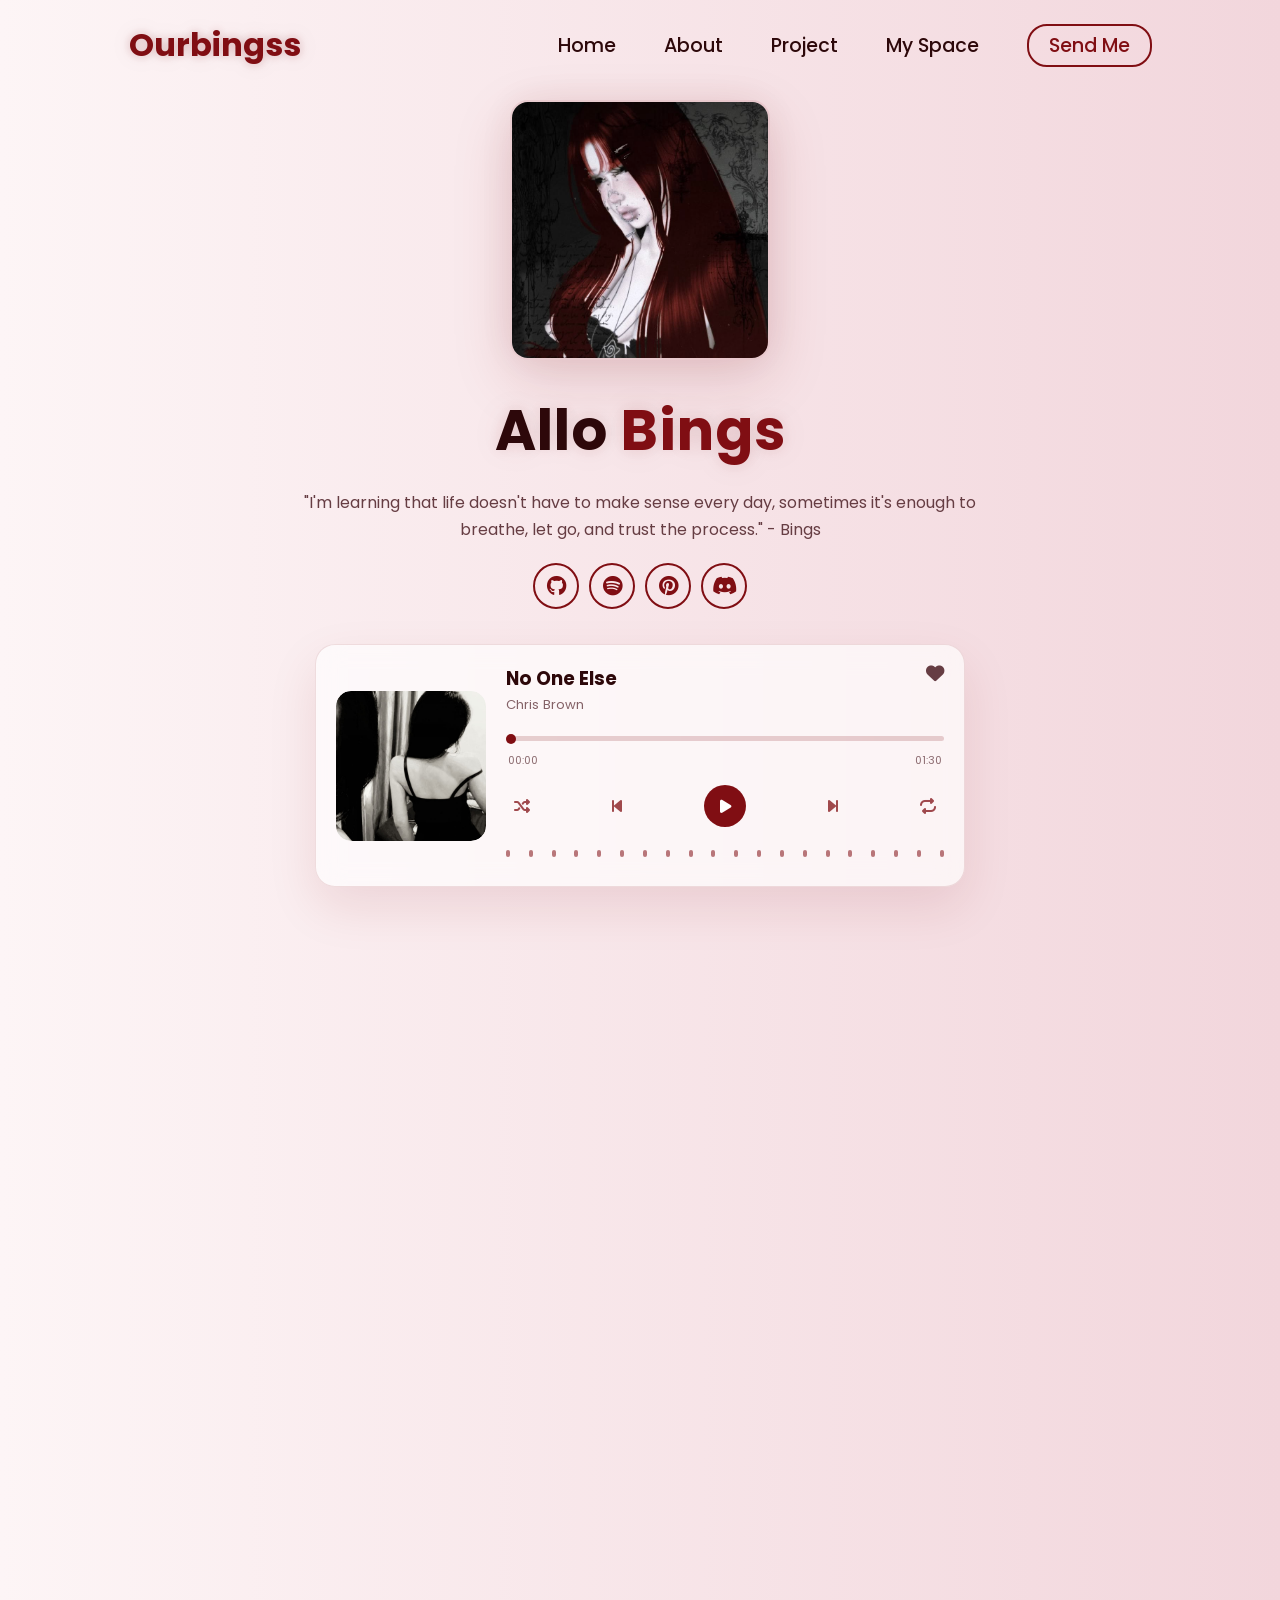
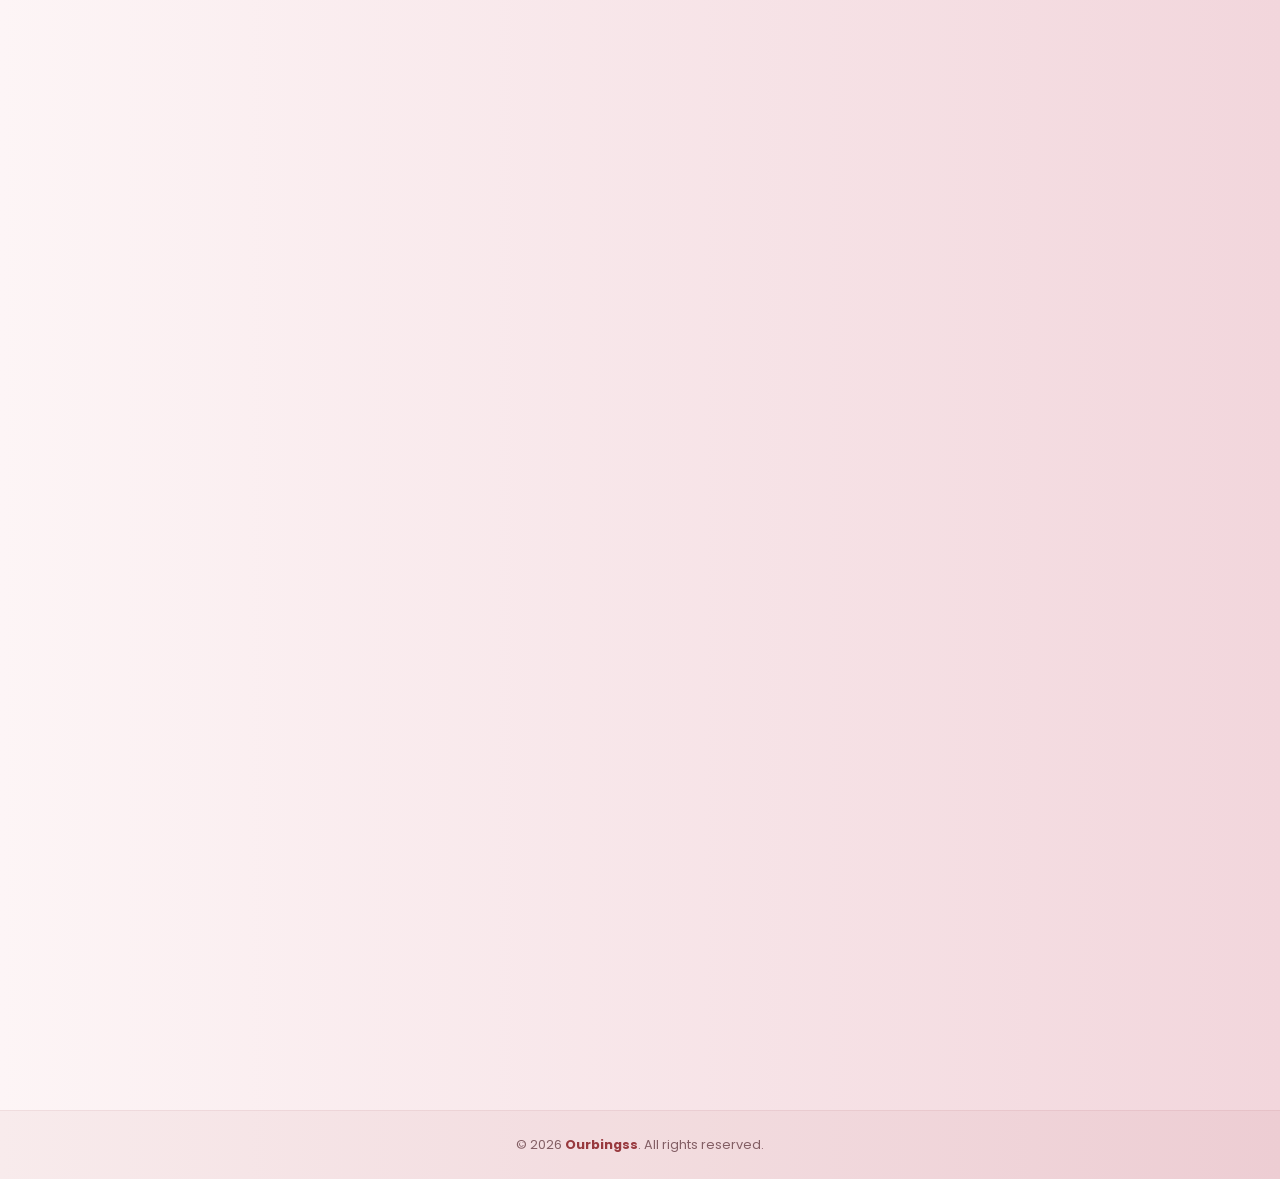
<file: index.html>
<!DOCTYPE html>
<html lang="en">
<head>
<meta charset="UTF-8" />
<meta name="viewport" content="width=device-width, initial-scale=1.0" />
<link rel="stylesheet" href="https://cdnjs.cloudflare.com/ajax/libs/font-awesome/6.7.1/css/all.min.css" />
<link rel="preconnect" href="https://fonts.googleapis.com" />
<link rel="preconnect" href="https://fonts.gstatic.com" crossorigin />
<title>Ourbingss</title>
<link rel="icon" type="image/png" href="img/pp5.jpg" />
<link rel="stylesheet" href="blog.css" />
<link rel="stylesheet" href="https://unpkg.com/aos@next/dist/aos.css" />
</head>
<body>
<nav>
<div class="nav-container">
<div class="logo" data-aos="zoom-in" data-aos-duration="1000">
<span>Ourbingss</span>
</div>
<div class="links">
<div class="link" data-aos="fade-up" data-aos-duration="1000" data-aos-delay="100"><a href="index.html">Home</a></div>
<div class="link" data-aos="fade-up" data-aos-duration="1000" data-aos-delay="200"><a href="index.html#about">About</a></div>
<div class="link" data-aos="fade-up" data-aos-duration="1000" data-aos-delay="300"><a href="project.html">Project</a></div>
<div class="link" data-aos="fade-up" data-aos-duration="1000" data-aos-delay="500"><a href="index.html#my-space">My Space</a></div>
<div class="link contact-btn" data-aos="fade-up" data-aos-duration="1000" data-aos-delay="600"><a href="index.html#contact">Send Me</a></div>
</div>
<i class="fa-solid fa-bars hamburg" onclick="hamburg()"></i>
</div>
<div class="dropdown">
<div class="links">
<a href="index.html">Home</a>
<a href="index.html#about">About</a>
<a href="project.html">Projects</a>
<a href="index.html#contact">Contact</a>
<i class="fa-solid fa-xmark cancel" onclick="cancel()"></i>
</div>
</div>
</nav>

<section class="hero-section">
<div class="hero-image" data-aos="zoom-in" data-aos-duration="1200">
<img src="img/pp5.jpg" alt="Bings" />
</div>
<h1 class="hero-title" data-aos="fade-up" data-aos-duration="1000">
Allo <span>Bings</span>
</h1>
<p class="hero-subtitle" data-aos="fade-up" data-aos-duration="1000" data-aos-delay="100">
"I'm learning that life doesn't have to make sense every day, sometimes it's enough to breathe, let go, and trust the process." - Bings
</p>
<div class="hero-socials" data-aos="fade-up" data-aos-duration="1000" data-aos-delay="200">
<a href="https://github.com/ourbingss" target="_blank" rel="noopener noreferrer" title="GitHub">
<i class="fa-brands fa-github"></i>
</a>
<a href="https://open.spotify.com/user/ourbingss" target="_blank" rel="noopener noreferrer" title="Spotify">
<i class="fa-brands fa-spotify"></i>
</a>
<a href="https://www.pinterest.com/ourbingss/" target="_blank" rel="noopener noreferrer" title="Pinterest">
<i class="fa-brands fa-pinterest"></i>
</a>
<a href="https://discord.com/users/ourbingss" target="_blank" rel="noopener noreferrer" title="Discord">
<i class="fa-brands fa-discord"></i>
</a>
</div>
<div class="music-card" data-aos="fade-up" data-aos-duration="1000" data-aos-delay="300">
<div class="music-cover">
<img src="img/ppme.jpeg" alt="Music Cover" />
</div>
<div class="music-info">
<div class="song-header">
<div class="song-detail">
<h3 class="song-title">No One Else</h3>
<p class="singer-name">Chris Brown</p>
</div>
<i class="fa-solid fa-heart heart-icon"></i>
</div>
<audio id="audio-player" src="audio/audiome.mp3"></audio>
<div class="progress-box">
<input type="range" id="progress-bar" value="0" min="0" max="100" />
<div class="time-display">
<span id="current-time">00:00</span>
<span id="max-time">01:30</span>
</div>
</div>
<div class="player-controls">
<i class="fa-solid fa-shuffle control-btn"></i>
<i class="fa-solid fa-backward-step control-btn"></i>
<div class="play-btn-wrapper" id="play-btn">
<i class="fa-solid fa-play" id="play-icon"></i>
</div>
<i class="fa-solid fa-forward-step control-btn"></i>
<i class="fa-solid fa-repeat control-btn"></i>
</div>
<!-- Sound Wave -->
<div class="sound-wave" id="sound-wave">
<span></span><span></span><span></span><span></span><span></span>
<span></span><span></span><span></span><span></span><span></span>
<span></span><span></span><span></span><span></span><span></span>
<span></span><span></span><span></span><span></span><span></span>
</div>
</div>
</div>
</section>
<section id="about" class="know-section">
<div class="know-container">
<div class="section-heading" data-aos="fade-up" data-aos-duration="1000">
<h2>About <span>Me</span></h2>
<p>A little introduction before you get to know the person behind this page.</p>
</div>
<div class="know-profile glass-card" data-aos="fade-up" data-aos-duration="1000">
<div class="know-profile-image">
<img src="img/pp5.jpg" alt="Bings" />
</div>
<div class="know-profile-text">
<span>NAME'S</span>
<h3>Dynta Andini</h3>
<p>Hi! I'm Andien, but most people know me as Bings or call me Dien. I'm an Informatics Engineering student who enjoys coding, creating things, and exploring whatever catches my interest.</p>
<p>I like keeping things simple. Sometimes I'm coding, sometimes I'm designing, sometimes I'm listening to music, and sometimes I'm just enjoying my own little world.
I don’t have any social media besides the ones above! XO, Bings.</p>
</p>
</div>
</div>

<div class="personal-grid">
<div class="personal-card glass-card" data-aos="zoom-in" data-aos-duration="800">
<i class="fa-solid fa-user"></i>
<h3>Life Update</h3>
<p>Age 21 yo. Break Gym. In KKN Project. Still life until die.</p>
</div>
<div class="personal-card glass-card" data-aos="zoom-in" data-aos-duration="800" data-aos-delay="100">
<i class="fa-solid fa-heart"></i>
<h3>Things I Like</h3>
<p>Music, coding, games, and research something new interesting.</p>
</div>
<div class="personal-card glass-card" data-aos="zoom-in" data-aos-duration="800" data-aos-delay="200">
<i class="fa-solid fa-moon"></i>
<h3>My Vibe</h3>
<p>Quiet nights, good music, random thoughts, and doing things at my own pace.</p>
</div>
</div>
<div class="little-things glass-card" data-aos="fade-up" data-aos-duration="1000">
<h3>A few little <span>things</span></h3>
<div class="things-list">
<div class="thing"><i class="fa-solid fa-music"></i> Music</div>
<div class="thing"><i class="fa-solid fa-code"></i> Coding</div>
<div class="thing"><i class="fa-solid fa-palette"></i> Design</div>
<div class="thing"><i class="fa-solid fa-dumbbell"></i> Gym</div>
<div class="thing"><i class="fa-solid fa-gamepad"></i> Games</div>
<div class="thing"><i class="fa-solid fa-microchip"></i> IoT</div>
<div class="thing"><i class="fa-solid fa-moon"></i> Late nights</div>
<div class="thing"><i class="fa-solid fa-house"></i> Introvert</div>
</div>
</div>
</div>
</section>
<!-- =====================================================
GET TO KNOW ME
<section id="get-to-know" class="know-section">
<div class="know-container">
<div class="section-heading" data-aos="fade-up" data-aos-duration="1000">
<h2>Get to <span>Know Me</span></h2>
<p>Not everything about me fits into a bio, so here's a little more of the random stuff.</p>
</div>
<div class="personal-grid">
<div class="personal-card glass-card" data-aos="zoom-in">
<i class="fa-solid fa-graduation-cap"></i>
<h3>Currently</h3>
<p>Studying Informatics Engineering and spending a lot of time learning about technology.</p>
</div>
<div class="personal-card glass-card" data-aos="zoom-in" data-aos-delay="100">
<i class="fa-solid fa-wand-magic-sparkles"></i>
<h3>Creative Side</h3>
<p>I enjoy playing with visuals, designs, layouts, and random ideas whenever inspiration hits.</p>
</div>
<div class="personal-card glass-card" data-aos="zoom-in" data-aos-delay="200">
<i class="fa-solid fa-star"></i>
<h3>Random Me</h3>
<p>Sometimes productive, sometimes chaotic, sometimes just listening to music and doing absolutely nothing.</p>
</div>
</div>
<div class="glass-card" style="padding: 30px; text-align: center; margin-top: 20px;" data-aos="fade-up" data-aos-duration="1000">
<p style="max-width: 650px; margin: 0 auto; font-size: 0.9rem; line-height: 1.9; color: #663d43;">
Anyway, that's a little piece of me. There's probably a lot more to discover, but I guess getting to know someone takes time, doesn't it? ♡
</p>
</div>
</div>
</section>-->

<section id="contact" class="contact-section">
<div class="ngl-card glass-card" data-aos="fade-up" data-aos-duration="1000">
<div class="ngl-icon">
<i class="fa-solid fa-paper-plane"></i>
</div>
<h2>Wanna say <span>something?</span></h2>
<p>
You can leave me a message anonymously. Say whatever you want — a question, confession, random thought, or just say hi. I won't know who sent it. XO, Bings ♡
</p>
<a href="https://ngl.link/ourbingss" target="_blank" rel="noopener noreferrer" class="ngl-button">
<i class="fa-solid fa-message"></i> Send me an anonymous message
</a>
</div>
</section>

<footer class="footer">
<p>&copy; 2026 <span>Ourbingss</span>. All rights reserved.</p>
</footer>
<script src="https://unpkg.com/aos@next/dist/aos.js"></script>
<script>
AOS.init({
offset: 100,
duration: 1000,
once: false
});
function hamburg() {
const navbar = document.querySelector(".dropdown");
navbar.style.transform = "translateY(0px)";
}
function cancel() {
const navbar = document.querySelector(".dropdown");
navbar.style.transform = "translateY(-500px)";
}
</script>
<script src="script.js"></script>
</body>
</html>
</file>
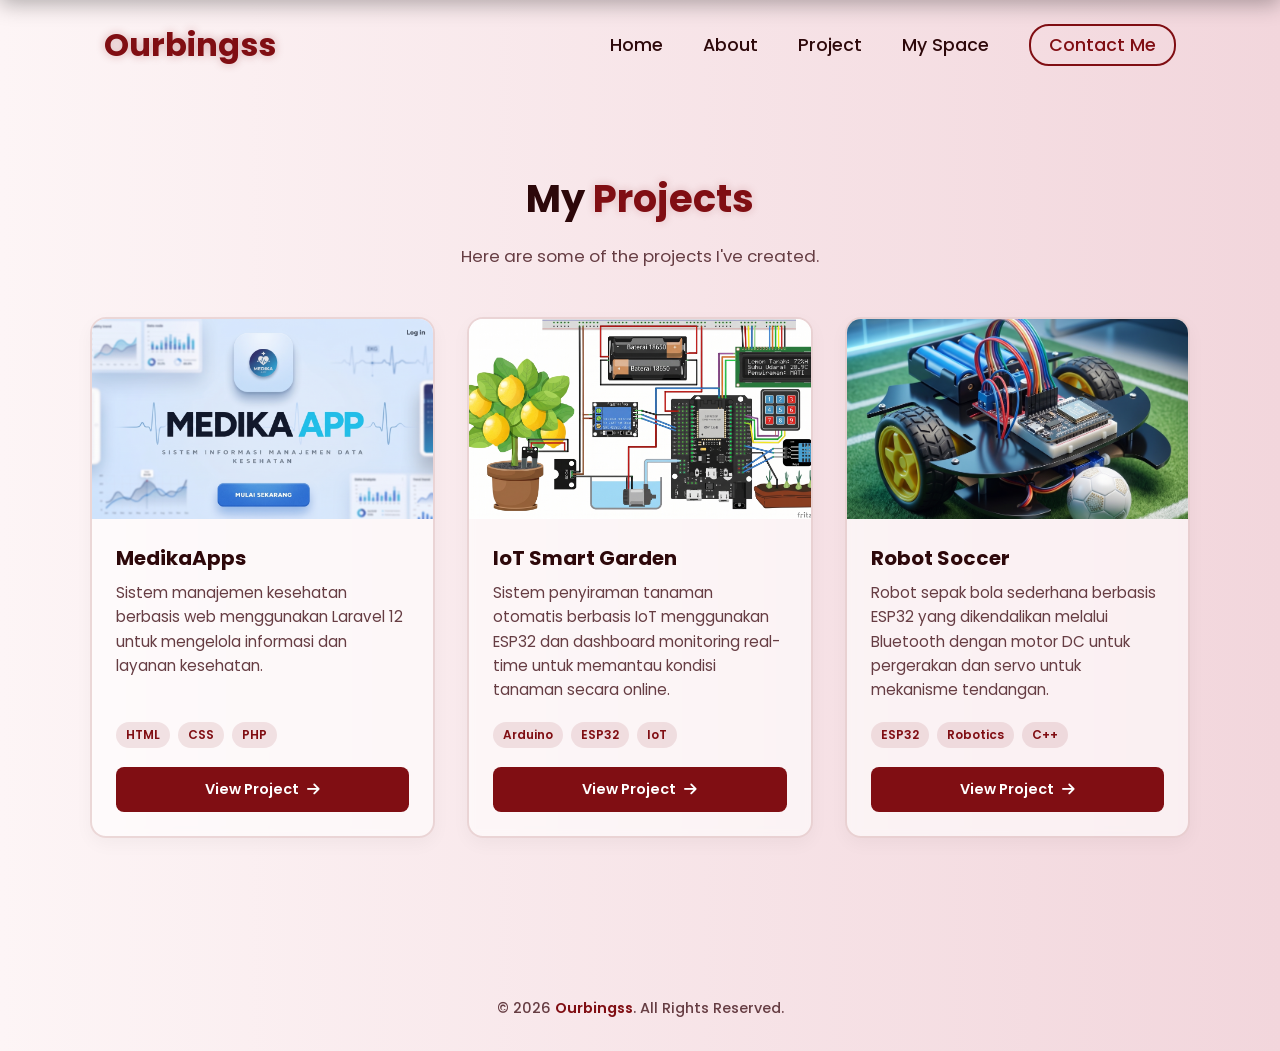
<file: project.html>
<!doctype html>
<html lang="en">
  <head>
    <meta charset="UTF-8" />
    <meta name="viewport" content="width=device-width, initial-scale=1.0" />

    <!-- Font Awesome -->
    <link rel="stylesheet" href="https://cdnjs.cloudflare.com/ajax/libs/font-awesome/6.7.1/css/all.min.css" />

    <!-- Google Fonts -->
    <link rel="preconnect" href="https://fonts.googleapis.com" />
    <link rel="preconnect" href="https://fonts.gstatic.com" crossorigin />

    <title>Ourbingss | Projects</title>

    <!-- Favicon -->
    <link rel="icon" type="image/png" href="img/pp5.jpg" />

    <!-- CSS -->
    <link rel="stylesheet" href="style.css" />

    <!-- AOS -->
    <link rel="stylesheet" href="https://unpkg.com/aos@next/dist/aos.css" />
  </head>

  <body>
    <!-- ================= NAVBAR ================= -->

    <nav>
      <div class="nav-container">
        <!-- Logo -->
        <div class="logo" data-aos="zoom-in" data-aos-duration="1000">
          <span>Ourbingss</span>
        </div>

        <!-- Desktop Navigation -->
        <div class="links">
          <div class="link" data-aos="fade-up" data-aos-duration="1000" data-aos-delay="100">
            <a href="index.html"> Home </a>
          </div>

          <div class="link" data-aos="fade-up" data-aos-duration="1000" data-aos-delay="200">
            <a href="index.html#about"> About </a>
          </div>

          <div class="link" data-aos="fade-up" data-aos-duration="1000" data-aos-delay="300">
            <a href="project.html"> Project </a>
          </div>

          <div class="link" data-aos="fade-up" data-aos-duration="1000" data-aos-delay="500">
            <a href="index.html#my-space"> My Space </a>
          </div>

          <div class="link contact-btn" data-aos="fade-up" data-aos-duration="1000" data-aos-delay="600">
            <a href="index.html#contact"> Contact Me </a>
          </div>
        </div>

        <!-- Hamburger -->
        <i class="fa-solid fa-bars hamburg" onclick="hamburg()"> </i>
      </div>

      <!-- ================= MOBILE MENU ================= -->

      <div class="dropdown">
        <!-- Close Button dipindah ke luar .links agar posisinya aman -->
        <i class="fa-solid fa-xmark cancel" onclick="cancel()"> </i>

        <div class="links">
          <a href="index.html"> Home </a>

          <a href="index.html#about"> About </a>

          <!-- FIX: project.html -->
          <a href="project.html"> Project </a>

          <a href="blog.html"> Blogs </a>

          <a href="index.html#contact"> Contact Me </a>
        </div>
      </div>
    </nav>

    <!-- ================= PROJECTS ================= -->

    <section class="projects-section">
      <div class="projects-container">
        <!-- Heading -->

        <h2 data-aos="fade-up" data-aos-duration="1000">My <span>Projects</span></h2>

        <!-- Introduction -->

        <p class="projects-intro" data-aos="fade-up" data-aos-duration="1000" data-aos-delay="100">Here are some of the projects I've created.</p>

        <!-- ================= PROJECT GRID ================= -->

        <div class="projects-grid">
          <!-- ================= PROJECT 1 ================= -->

          <div class="project-card" data-aos="zoom-in" data-aos-duration="1000" data-aos-delay="100">
            <!-- Image -->

            <div class="project-image">
              <img src="img/medika.jpg" alt="MedikaApps" />
            </div>

            <!-- Information -->

            <div class="project-info">
              <h3>MedikaApps</h3>

              <p>Sistem manajemen kesehatan berbasis web menggunakan Laravel 12 untuk mengelola informasi dan layanan kesehatan.</p>

              <!-- Tags -->

              <div class="project-tags">
                <span>HTML</span>
                <span>CSS</span>
                <span>PHP</span>
              </div>

              <!-- Button -->

              <a href="#" class="project-btn">
                View Project

                <i class="fa-solid fa-arrow-right"></i>
              </a>
            </div>
          </div>

          <!-- ================= PROJECT 2 ================= -->

          <div class="project-card" data-aos="zoom-in" data-aos-duration="1000" data-aos-delay="200">
            <!-- Image -->

            <div class="project-image">
              <img src="img/garden.jpg" alt="IoT Smart Garden" />
            </div>

            <!-- Information -->

            <div class="project-info">
              <h3>IoT Smart Garden</h3>

              <p>Sistem penyiraman tanaman otomatis berbasis IoT menggunakan ESP32 dan dashboard monitoring real-time untuk memantau kondisi tanaman secara online.</p>

              <!-- Tags -->

              <div class="project-tags">
                <span>Arduino</span>
                <span>ESP32</span>
                <span>IoT</span>
              </div>

              <!-- Button -->

              <a href="#" class="project-btn">
                View Project

                <i class="fa-solid fa-arrow-right"></i>
              </a>
            </div>
          </div>

          <!-- ================= PROJECT 3 ================= -->

          <div class="project-card" data-aos="zoom-in" data-aos-duration="1000" data-aos-delay="300">
            <!-- Image -->

            <div class="project-image">
              <img src="img/soccer.jpg" alt="Robot Soccer" />
            </div>

            <!-- Information -->

            <div class="project-info">
              <h3>Robot Soccer</h3>

              <p>Robot sepak bola sederhana berbasis ESP32 yang dikendalikan melalui Bluetooth dengan motor DC untuk pergerakan dan servo untuk mekanisme tendangan.</p>

              <!-- Tags -->

              <div class="project-tags">
                <span>ESP32</span>
                <span>Robotics</span>
                <span>C++</span>
              </div>

              <!-- Button -->

              <a href="#" class="project-btn">
                View Project

                <i class="fa-solid fa-arrow-right"></i>
              </a>
            </div>
          </div>
        </div>
      </div>
    </section>

    <!-- ================= FOOTER ================= -->

    <footer class="footer">
      <p>
        &copy; 2026

        <span>Ourbingss</span>. All Rights Reserved.
      </p>
    </footer>

    <!-- ================= AOS ================= -->

    <script src="https://unpkg.com/aos@next/dist/aos.js"></script>

    <script>
      AOS.init({
        offset: 0,
        once: false,
      });
    </script>

    <!-- Main JavaScript -->

    <script src="script.js"></script>
  </body>
</html>
</file>
<file: blog.css>
@import url('https://fonts.googleapis.com/css2?family=Poppins:wght@100;200;300;400;500;600;700&display=swap');
* {
    margin: 0;
    padding: 0;
    box-sizing: border-box;
    font-family: 'Poppins', sans-serif;
}

html {
    scroll-behavior: smooth;
}

body {
    width: 100%;
    min-height: 100vh;
    overflow-x: hidden;

    background: linear-gradient(
        to right,
        #fdf5f6,
        #f2d6dc
    );

    color: #2d080a;
}


/* =====================================================
   NAVBAR
===================================================== */

nav {
    width: 100%;
    height: 10vh;

    position: absolute !important;
    top: 0;
    left: 0;

    background: transparent !important;

    z-index: 9999;
}

.nav-container {
    width: 100%;
    height: 100%;

    display: flex;
    justify-content: space-around;
    align-items: center;

    position: relative;
    z-index: 10000;
}

.logo {
    color: #2d080a;
    font-size: 2rem;
    font-weight: 700;
}

.logo span {
    color: #800e13;

    text-shadow:
        0 0 10px rgba(128, 14, 19, 0.25),
        0 0 25px rgba(128, 14, 19, 0.10);
}


/* Desktop links */

.nav-container .links {
    display: flex;
    gap: 3rem;
    align-items: center;
}

.nav-container .links a {
    position: relative;
    font-size: 1.2rem;
    color: #2d080a;
    text-decoration: none;
    font-weight: 500;
    transition: 0.3s linear;
}

.nav-container .links a::before {
    position: absolute;
    content: "";
    bottom: -3px;
    left: 0;
    width: 0%;
    height: 3px;
    background-color: #800e13;
    transition: 0.2s linear;
}

.nav-container .links a:hover::before {
    width: 100%;
}

.nav-container .links a:hover {
    color: #800e13;
}

.nav-container .contact-btn {
    background-color: transparent;
    padding: 5px 20px;
    border-radius: 20px;
    border: 2px solid #800e13;
    transition: 0.2s linear;
}

.nav-container .contact-btn a {
    color: #800e13;
}

.nav-container .contact-btn:hover,
.nav-container .contact-btn:hover a {
    background-color: #800e13;
    color: white;
}
/* Hamburger */

.hamburg,
.cancel {
    cursor: pointer;

    position: absolute;

    right: 15px;
    top: 15px;

    font-size: 1.8rem;

    color: #800e13;

    display: none;

    z-index: 100000;
}


/* Mobile dropdown */

.dropdown {
    width: 100%;

    position: absolute;
    top: 0;
    left: 0;

    transform: translateY(-500px);

    background: rgba(45, 8, 10, 0.96);

    backdrop-filter: blur(10px);
    -webkit-backdrop-filter: blur(10px);

    box-shadow:
        0 10px 30px rgba(45, 8, 10, 0.25);

    transition: 0.3s ease;

    z-index: 99999;
}

.dropdown .links {
    width: 100%;

    display: flex;
    flex-direction: column;

    align-items: stretch;
}

.dropdown .links a {
    width: 100%;

    padding: 15px 0;

    display: flex;
    justify-content: center;
    align-items: center;

    color: #fff;

    text-decoration: none;

    font-size: 0.95rem;

    transition: 0.3s ease;
}

.dropdown .links a:hover {
    background: #800e13;
}

.dropdown .cancel {
    display: block;

    position: absolute;

    right: 18px;
    top: 15px;

    color: #fff;
}


/* =====================================================
   HERO
===================================================== */

.hero-section {
    width: 100%;
    min-height: 100vh;

    display: flex;
    flex-direction: column;

    justify-content: center;
    align-items: center;

    position: relative;

    padding: 100px 20px 60px;

    text-align: center;
}


/* =====================================================
   MAIN HERO IMAGE
===================================================== */

.hero-image {
    width: 260px;
    height: 260px;

    margin-bottom: 28px;

    overflow: hidden;

    border-radius: 18px;

    border: 2px solid rgba(128, 14, 19, 0.12);

    box-shadow:
        0 20px 60px rgba(128, 14, 19, 0.15),
        0 0 40px rgba(128, 14, 19, 0.08);
}

.hero-image img {
    width: 100%;
    height: 100%;

    display: block;

    object-fit: cover;
}


/* =====================================================
   HERO TITLE
===================================================== */

.hero-title {
    font-size: clamp(2.3rem, 5vw, 3.5rem);

    margin-bottom: 8px;

    font-weight: 700;

    letter-spacing: 1px;

    color: #2d080a;

    text-shadow:
        0 0 15px rgba(128, 14, 19, 0.12),
        0 0 35px rgba(128, 14, 19, 0.08);
}

.hero-title span {
    color: #800e13;
}


/* =====================================================
   HERO SUBTITLE / QUOTE
===================================================== */

.hero-subtitle {
    width: 100%;
    max-width: 700px;

    margin: 8px auto 15px;

    color: #663d43;

    font-size: 1rem;

    line-height: 1.7;

    font-weight: 400;
}


/* =====================================================
   SOCIAL ICONS
===================================================== */

.hero-socials {
    width: 100%;

    display: flex;

    justify-content: center;
    align-items: center;

    gap: 10px;

    margin: 5px 0 30px;
}

.hero-socials a {
    width: 46px;
    height: 46px;

    display: flex;
    justify-content: center;
    align-items: center;

    flex-shrink: 0;

    border: 2px solid #800e13;

    border-radius: 50%;

    background: transparent;

    color: #800e13;

    text-decoration: none;

    transition:
        transform 0.25s ease,
        background 0.25s ease,
        color 0.25s ease,
        box-shadow 0.25s ease;
}

.hero-socials a i {
    display: block;

    color: inherit;

    font-size: 1.25rem;

    line-height: 1;
}

.hero-socials a:hover {
    transform: translateY(-4px) scale(1.08);

    background: #800e13;

    color: #fff;

    box-shadow:
        0 8px 20px rgba(128, 14, 19, 0.25);
}


/* =====================================================
   GLASS CARD
===================================================== */

.glass-card {
    background: rgba(255, 255, 255, 0.55);

    backdrop-filter: blur(14px);
    -webkit-backdrop-filter: blur(14px);

    border: 1px solid rgba(128, 14, 19, 0.10);

    border-radius: 18px;

    box-shadow:
        0 15px 40px rgba(128, 14, 19, 0.08);
}


/* =====================================================
   MUSIC CARD
===================================================== */

.music-card {
    width: 100%;
    max-width: 650px;

    margin: 5px auto 0;

    padding: 20px;

    display: flex;

    align-items: center;

    gap: 20px;

    text-align: left;

    background: rgba(255, 255, 255, 0.65);

    backdrop-filter: blur(14px);
    -webkit-backdrop-filter: blur(14px);

    border: 1px solid rgba(128, 14, 19, 0.12);

    border-radius: 20px;

    box-shadow:
        0 20px 50px rgba(128, 14, 19, 0.10);
}


/* =====================================================
   MUSIC COVER
===================================================== */

.music-cover {
    width: 150px;
    height: 150px;
    flex-shrink: 0;
    overflow: hidden;
    border-radius: 15px;
    border: 1px solid (128, 14, 19, 0.10);
}

.music-cover img {
    width: 100%;
    height: 100%;
    display: block;
    object-fit: cover;
    border-radius: inherit;
    box-shadow:
        0 8px 20px rgba(0, 0, 0, 0.08);
}
/* =====================================================
   MUSIC INFORMATION
===================================================== */

.music-info {
    flex: 1;

    min-width: 0;

    display: flex;
    flex-direction: column;

    gap: 8px;
}

.song-header {
    width: 100%;

    display: flex;

    justify-content: space-between;
    align-items: flex-start;
}

.song-detail {
    min-width: 0;
}

.song-title {
    margin: 0;

    color: #2d080a;

    font-size: 1.15rem;

    font-weight: 700;
}

.singer-name {
    margin: 3px 0 0;

    color: #663d43;

    font-size: 0.82rem;

    opacity: 0.8;
}


/* Heart */

.heart-icon {
    flex-shrink: 0;

    margin-left: 15px;

    color: #663d43;

    font-size: 1.15rem;

    cursor: pointer;

    transition:
        color 0.2s ease,
        transform 0.2s ease;
}

.heart-icon:hover {
    transform: scale(1.15);

    color: #800e13;
}

.heart-icon.active {
    color: #ff4757;
}


/* =====================================================
   PROGRESS BAR
===================================================== */

.progress-box {
    width: 100%;
}

.progress-box input[type="range"] {
    width: 100%;

    height: 5px;

    appearance: none;
    -webkit-appearance: none;

    background: rgba(128, 14, 19, 0.18);

    border-radius: 10px;

    cursor: pointer;

    accent-color: #800e13;
}

.progress-box input[type="range"]::-webkit-slider-thumb {
    appearance: none;
    -webkit-appearance: none;

    width: 10px;
    height: 10px;

    border-radius: 50%;

    background: #800e13;

    cursor: pointer;
}

.progress-box input[type="range"]::-moz-range-thumb {
    width: 10px;
    height: 10px;

    border: none;

    border-radius: 50%;

    background: #800e13;

    cursor: pointer;
}


/* =====================================================
   TIME
===================================================== */

.time-display {
    width: 100%;

    display: flex;

    justify-content: space-between;
    align-items: center;

    margin-top: 5px;

    padding: 0 2px;

    color: #663d43;

    font-size: 0.68rem;

    opacity: 0.75;
}


/* =====================================================
   PLAYER CONTROLS
===================================================== */

/* =====================================================
   PLAYER CONTROLS
===================================================== */

.player-controls {
    width: 100%;
    display: flex;
    justify-content: space-between;
    align-items: center;
    gap: 20px;
    margin-top: 8px;
    padding: 0 8px;
}

.control-btn {
    color: #800e13;
    font-size: 1rem;
    cursor: pointer;
    opacity: 0.75;
    transition:
        color 0.2s ease,
        opacity 0.2s ease,
        transform 0.2s ease;
}

.control-btn:hover {
    color: #800e13;
    opacity: 1;
    transform: scale(1.1);
}


/* =====================================================
   PLAY BUTTON
===================================================== */

.play-btn-wrapper {
    width: 42px;
    height: 42px;
    flex-shrink: 0;

    display: flex;
    justify-content: center;
    align-items: center;

    border-radius: 50%;
    background: #800e13;
    color: #fff;

    cursor: pointer;

    transition:
        transform 0.2s ease,
        background 0.2s ease,
        box-shadow 0.2s ease;
}

.play-btn-wrapper:hover {
    transform: scale(1.08);
    background: #2d080a;

    box-shadow:
        0 0 20px rgba(128, 14, 19, 0.20);
}

.play-btn-wrapper i {
    font-size: 0.95rem;
    color: inherit;
}


/* =====================================================
   SOUND WAVE
===================================================== */

.sound-wave {
    width: 100%;
    max-width: 100%;

    height: 26px;

    display: flex;
    justify-content: space-between;
    align-items: center;

    gap: 3px;
    margin-top: 5px;

    opacity: 0.55;
    overflow: hidden;

}
.sound-wave span {
    width: 3px;
    min-width: 3px;
    height: 7px;

    flex: 1;

    max-width: 4px;

    background: #800e13;
    border-radius: 5px;

    animation: wave 1s ease-in-out infinite;
    animation-play-state: paused;
}

.sound-wave.playing span {
    animation-play-state: running;
}


/* Wave animation */

.sound-wave span:nth-child(1) {
    animation-delay: 0s;
}

.sound-wave span:nth-child(2) {
    animation-delay: 0.1s;
}

.sound-wave span:nth-child(3) {
    animation-delay: 0.2s;
}

.sound-wave span:nth-child(4) {
    animation-delay: 0.3s;
}

.sound-wave span:nth-child(5) {
    animation-delay: 0.4s;
}

.sound-wave span:nth-child(6) {
    animation-delay: 0.5s;
}

.sound-wave span:nth-child(7) {
    animation-delay: 0.6s;
}

.sound-wave span:nth-child(8) {
    animation-delay: 0.7s;
}

.sound-wave span:nth-child(9) {
    animation-delay: 0.8s;
}

.sound-wave span:nth-child(10) {
    animation-delay: 0.9s;
}

.sound-wave span:nth-child(11) {
    animation-delay: 0.3s;
}

.sound-wave span:nth-child(12) {
    animation-delay: 0.6s;
}

.sound-wave span:nth-child(13) {
    animation-delay: 0.2s;
}

.sound-wave span:nth-child(14) {
    animation-delay: 0.5s;
}

.sound-wave span:nth-child(15) {
    animation-delay: 0.8s;
}

.sound-wave span:nth-child(16) {
    animation-delay: 0.4s;
}

.sound-wave span:nth-child(17) {
    animation-delay: 0.7s;
}

.sound-wave span:nth-child(18) {
    animation-delay: 0.1s;
}

.sound-wave span:nth-child(19) {
    animation-delay: 0.5s;
}

.sound-wave span:nth-child(20) {
    animation-delay: 0.9s;
}


@keyframes wave {
    0%,
    100% {
        height: 7px;
    }

    50% {
        height: 22px;
    }
}
/* =====================================================
   ABOUT / GET TO KNOW
===================================================== */

.know-section {
    width: 100%;

    padding: 100px 20px;

    position: relative;
}

.know-container {
    width: 100%;
    max-width: 1000px;

    margin: 0 auto;
}


/* =====================================================
   SECTION HEADING
===================================================== */

.section-heading {
    text-align: center;

    margin-bottom: 50px;
}

.section-heading h2 {
    margin-bottom: 10px;

    color: #2d080a;

    font-size: clamp(2rem, 4vw, 3rem);
}

.section-heading h2 span {
    color: #800e13;
}

.section-heading p {
    max-width: 600px;

    margin: 0 auto;

    color: #663d43;

    font-size: 1rem;

    line-height: 1.7;

    opacity: 0.8;
}


/* =====================================================
   PROFILE
===================================================== */

.know-profile {
    width: 100%;

    display: grid;

    grid-template-columns: 280px 1fr;

    gap: 40px;

    align-items: center;

    padding: 30px;

    margin-bottom: 35px;
}

.know-profile-image {
    width: 100%;

    aspect-ratio: 1 / 1;

    overflow: hidden;

    border-radius: 16px;

    border: 1px solid rgba(128, 14, 19, 0.10);
}

.know-profile-image img {
    width: 100%;
    height: 100%;

    display: block;

    object-fit: cover;
}

.know-profile-text span {
    color: #800e13;

    font-size: 0.80rem;

    letter-spacing: 2px;

    font-weight: 600;
}

.know-profile-text h3 {
    margin: 8px 0 15px;

    color: #2d080a;

    font-size: 2rem;
}

.know-profile-text h3 span {
    color: #800e13;

    letter-spacing: 0;

    font-size: inherit;
}

.know-profile-text p {
    margin-bottom: 10px;

    color: #663d43;

    font-size: 1rem;

    line-height: 1.8;

    opacity: 0.9;
}


/* =====================================================
   PERSONAL CARDS
===================================================== */

.personal-grid {
    display: grid;

    grid-template-columns: repeat(3, 1fr);

    gap: 20px;

    margin-bottom: 35px;
}

.personal-card {
    padding: 25px;

    text-align: center;

    transition:
        transform 0.3s ease,
        border-color 0.3s ease;
}

.personal-card:hover {
    transform: translateY(-5px);

    border-color:
        rgba(128, 14, 19, 0.25);
}

.personal-card i {
    margin-bottom: 15px;

    color: #800e13;

    font-size: 2rem;
}

.personal-card h3 {
    margin-bottom: 10px;

    color: #2d080a;

    font-size: 1.5rem;
}

.personal-card p {
    color: #663d43;

    font-size: 1rem;

    line-height: 1.7;

    opacity: 0.8;
}


/* =====================================================
   LITTLE THINGS
===================================================== */

.little-things {
    padding: 30px;

    text-align: center;
}

.little-things h3 {
    margin-bottom: 20px;
    font-size: 1.5rem;
    color: #2d080a;
}

.little-things h3 span {
    font-size: 1.2rem;
    color: #800e13;
}

.things-list {
    display: flex;

    flex-wrap: wrap;

    justify-content: center;

    gap: 10px;
}

.thing {
    padding: 9px 15px;

    border-radius: 30px;

    background: rgba(242, 214, 220, 0.7);

    border: 1px solid rgba(128, 14, 19, 0.10);

    color: #663d43;

    font-size: 0.80rem;
}

.thing i {
    margin-right: 6px;

    color: #800e13;
}


/* =====================================================
   CONTACT / NGL
===================================================== */

.contact-section {
    width: 100%;

    padding: 100px 20px 110px;
}

.ngl-card {
    width: 100%;
    max-width: 650px;

    margin: 0 auto;

    padding: 45px 35px;

    text-align: center;
}

.ngl-icon {
    width: 65px;
    height: 65px;

    margin: 0 auto 20px;

    display: flex;

    justify-content: center;
    align-items: center;

    border-radius: 50%;

    background: rgba(128, 14, 19, 0.08);

    border: 1px solid rgba(128, 14, 19, 0.15);

    color: #800e13;

    font-size: 1.5rem;
}

.ngl-card h2 {
    margin-bottom: 12px;

    color: #2d080a;

    font-size: 2rem;
}

.ngl-card h2 span {
    color: #800e13;
}

.ngl-card p {
    max-width: 500px;

    margin: 0 auto 25px;

    color: #663d43;

    font-size: 1rem;

    line-height: 1.8;

    opacity: 0.8;
}

.ngl-button {
    display: inline-flex;
    justify-content: center;
    align-items: center;
    gap: 8px;
    padding: 12px 24px;
    border-radius: 30px;
    background: #800e13;
    color: #fff;
    text-decoration: none;
    font-size: 0.85rem;
    font-weight: 600;
    transition: 0.3s ease;
}

.ngl-button:hover {
    transform: translateY(-3px);

    background: #2d080a;

    box-shadow:
        0 10px 30px rgba(128, 14, 19, 0.18);
}


/* =====================================================
   FOOTER
===================================================== */

.footer {
    width: 100%;
    padding: 25px 20px;
    text-align: center;
    background: rgba(128, 14, 19, 0.05);
    border-top:
        1px solid rgba(128, 14, 19, 0.08);
    color: #663d43;
    font-size: 0.8rem;
    opacity: 0.8;
}

.footer span {
    font-weight: bold;
    color: #800e13;
}


/* =====================================================
   TABLET
===================================================== */

@media (max-width: 884px) {

    /* Navbar */

    nav .logo {
        position: absolute;

        top: 18px;
        left: 20px;

        font-size: 1.5rem;
    }

    .nav-container .links {
        display: none;
    }

    .hamburg {
        display: block;
    }


    /* Hero */

    .hero-section {
        min-height: auto;

        padding-top: 100px;
        padding-bottom: 60px;
    }

    .hero-image {
        width: 220px;
        height: 220px;
    }

    .hero-title {
        font-size: 2.5rem;
    }

    .hero-subtitle {
        max-width: 600px;

        font-size: 0.9rem;
    }


    /* Music */

    .music-card {
        max-width: 600px;
    }


    /* Cards */

    .personal-grid {
        grid-template-columns: 1fr;
    }

    .know-profile {
        grid-template-columns: 1fr;

        text-align: center;
    }

    .know-profile-image {
        width: 220px;
        height: 220px;

        margin: 0 auto;
    }

    .know-profile-text h3 {
        font-size: 1.7rem;
    }


    /* NGL */

    .ngl-card {
        padding: 35px 22px;
    }
}


/* =====================================================
   MOBILE
===================================================== */

@media (max-width: 576px) {

    /* =================================================
       NAVBAR
    ================================================= */

    nav {
        height: 70px;
    }

    nav .logo {
        top: 17px;
        left: 18px;

        font-size: 1.35rem;
    }

    .hamburg {
        top: 18px;
        right: 18px;

        font-size: 1.6rem;
    }


    /* =================================================
       HERO
    ================================================= */

    .hero-section {
        width: 100%;

        min-height: auto;

        padding:
            90px 15px 50px;

        overflow: hidden;
    }

    .hero-image {
        width: 180px;
        height: 180px;

        margin-bottom: 22px;

        border-radius: 16px;
    }

    .hero-title {
        font-size: 2rem;

        line-height: 1.2;

        margin-bottom: 8px;
    }

    .hero-subtitle {
        width: 100%;
        max-width: 350px;

        margin: 8px auto 18px;

        font-size: 0.9rem;

        line-height: 1.65;
    }


    /* =================================================
       SOCIAL ICONS MOBILE
    ================================================= */

    .hero-socials {
        width: 100%;

        gap: 8px;

        margin: 5px 0 25px;
    }

    .hero-socials a {
        width: 40px;
        height: 40px;

        margin: 0;

        border-width: 1.8px;
    }

    .hero-socials a i {
        font-size: 1.05rem;
    }


    /* =================================================
       MUSIC CARD MOBILE
    ================================================= */

.music-card {
    width: 100%;
    max-width: 350px;

    margin: 0 auto;
    padding: 16px;

    display: flex;
    align-items: center;

    gap: 14px;

    text-align: left;

    border-radius: 18px;
}


    /* Cover tetap kecil */

.music-cover {
    width: 78px;
    height: 78px;

    flex-shrink: 0;

    margin: 0;

    object-fit: cover;

    border-radius: 12px;
}

    /* Music info */

.music-info {
    flex: 1;

    min-width: 0;

    display: flex;
    flex-direction: column;

    gap: 6px;
}
    .song-header {
        width: 100%;

        align-items: center;
    }

    .song-title {
        font-size: 0.95rem;

        line-height: 1.3;
    }

    .singer-name {
        font-size: 0.72rem;

        margin-top: 2px;
    }

    .heart-icon {
        margin-left: 8px;

        font-size: 0.95rem;
    }


    /* Progress */

    .progress-box {
        width: 100%;
    }

    .progress-box input[type="range"] {
        height: 4px;
    }

    .progress-box input[type="range"]::-webkit-slider-thumb {
        width: 8px;
        height: 8px;
    }

    .progress-box input[type="range"]::-moz-range-thumb {
        width: 8px;
        height: 8px;
    }

    .time-display {
        font-size: 0.6rem;

        margin-top: 4px;
    }


    /* Controls */

    .player-controls {
        width: 100%;

        gap: 16px;

        margin-top: 5px;
    }

    .control-btn {
        font-size: 0.78rem;
    }

    .play-btn-wrapper {
        width: 34px;
        height: 34px;
    }

    .play-btn-wrapper i {
        font-size: 0.78rem;
    }


    /* Sound wave */

    .sound-wave {
        height: 17px;

        gap: 2px;

        margin-top: 1px;
    }

    .sound-wave span {
        width: 2px;

        height: 5px;
    }

    @keyframes wave {
        0%,
        100% {
            height: 5px;
        }

        50% {
            height: 15px;
        }
    }


    /* =================================================
       SECTIONS
    ================================================= */

    .know-section {
        padding: 70px 15px;
    }

    .section-heading {
        margin-bottom: 35px;
    }

    .section-heading h2 {
        font-size: 2rem;

        line-height: 1.25;
    }

    .section-heading p {
        max-width: 340px;

        font-size: 1rem;

        line-height: 1.7;
    }


    /* Profile */

    .know-profile {
        width: 100%;

        grid-template-columns: 1fr;

        gap: 22px;

        padding: 20px;

        text-align: center;
    }

    .know-profile-image {
        width: 190px;
        height: 190px;

        margin: 0 auto;
    }

    .know-profile-text h3 {
        font-size: 1.55rem;
    }

    .know-profile-text p {
        font-size: 1rem;

        line-height: 1.75;
    }


    /* Personal cards */

    .personal-grid {
        grid-template-columns: 1fr;

        gap: 15px;

        margin-bottom: 25px;
    }

    .personal-card {
        padding: 22px 18px;
    }

    .personal-card i {
        font-size: 1.8rem;
    }

    .personal-card p {
        font-size: 1rem;
    }


    /* Little things */

    .little-things {
        padding: 22px 15px;
    }

    .things-list {
        gap: 8px;
    }

    .thing {
        padding: 8px 12px;

        font-size: 0.7rem;
    }


    /* =================================================
       CONTACT
    ================================================= */

    .contact-section {
        padding:
            70px 15px 80px;
    }

    .ngl-card {
        width: 100%;

        padding: 32px 18px;
    }

    .ngl-icon {
        width: 58px;
        height: 58px;

        font-size: 1.3rem;
    }

    .ngl-card h2 {
        font-size: 1.6rem;

        line-height: 1.3;
    }

    .ngl-card p {
        font-size: 1rem;
        line-height: 1.75;
    }

    .ngl-button {
        width: 100%;

        padding: 12px 14px;

        font-size: 0.75rem;
    }


    /* =================================================
       FOOTER
    ================================================= */

    .footer {
        padding: 22px 15px;
        font-size: 0.72rem;
    }
}


/* =====================================================
   VERY SMALL PHONE
===================================================== */

@media (max-width: 380px) {

    .hero-image {
        width: 165px;
        height: 165px;
    }

    .hero-title {
        font-size: 1.8rem;
    }

    .hero-subtitle {
        font-size: 0.76rem;
    }


    /* Social */

    .hero-socials {
        gap: 6px;
    }

    .hero-socials a {
        width: 37px;
        height: 37px;
    }

    .hero-socials a i {
        font-size: 0.95rem;
    }


    /* Music */

.music-card {
    max-width: 330px;
    padding: 14px;

    gap: 12px;
}

.music-cover {
    width: 70px;
    height: 70px;
}
    .song-title {
        font-size: 0.88rem;
    }

    .singer-name {
        font-size: 0.68rem;
    }

    .player-controls {
        gap: 12px;
    }

    .control-btn {
        font-size: 0.7rem;
    }

    .play-btn-wrapper {
        width: 32px;
        height: 32px;
    }

    .sound-wave {
        display: none;
    }
}
</file>
<file: style.css>
@import url("https://fonts.googleapis.com/css2?family=Poppins:wght@100;200;300;400;500;600&display=swap");

/* =========================================
   GLOBAL
========================================= */

* {
  padding: 0;
  margin: 0;
  font-family: "Poppins", sans-serif;
  box-sizing: border-box;
}

html {
  scroll-behavior: smooth;
}

body {
  width: 100%;
  min-height: 100vh;
  overflow-x: hidden;
  background: linear-gradient(to right, #fdf5f6, #f2d6dc);
}

/* =========================================
   NAVBAR
========================================= */

nav {
  width: 100%;
  height: 10vh;
  min-height: 70px;
  position: relative;
  z-index: 9999;
}

.nav-container {
  width: 100%;
  height: 100%;
  max-width: 1200px;
  margin: 0 auto;
  padding: 0 5%;
  display: flex;
  justify-content: space-between;
  align-items: center;
  position: relative;
  z-index: 10000;
}

.logo {
  color: #2d080a;
  font-size: 2rem;
  font-weight: bolder;
}

.logo span {
  color: #800e13;
  text-shadow: 0 0 10px rgba(128, 14, 19, 0.3);
}

.nav-container .links {
  display: flex;
  gap: 2.5rem;
  align-items: center;
}

.nav-container .links a {
  position: relative;
  font-size: 1.1rem;
  color: #2d080a;
  text-decoration: none;
  font-weight: 500;
  transition: 0.3s linear;
}

.nav-container .links a::before {
  position: absolute;
  content: "";
  bottom: -3px;
  left: 0;
  width: 0%;
  height: 3px;
  background-color: #800e13;
  transition: 0.2s linear;
}

.nav-container .links a:hover::before {
  width: 100%;
}

.nav-container .links a:hover {
  color: #800e13;
}

.nav-container .contact-btn {
  background-color: transparent;
  padding: 6px 18px;
  border-radius: 20px;
  border: 2px solid #800e13;
  transition: 0.2s linear;
}

.nav-container .contact-btn a {
  color: #800e13;
  transition: 0.3s linear;
}

.nav-container .contact-btn:hover,
.nav-container .contact-btn:hover a {
  background-color: #800e13;
  color: white;
}

/* =========================================
   HAMBURGER & DROPDOWN
========================================= */

.hamburg,
.cancel {
  cursor: pointer;
  position: absolute;
  right: 5%;
  top: 50%;
  transform: translateY(-50%);
  color: #2d080a;
  font-size: 2rem;
  display: none;
}

.dropdown {
  z-index: 99999;
  position: fixed;
  top: 0;
  left: 0;
  transform: translateY(-100%);
  width: 100%;
  height: auto;
  background: rgba(45, 8, 10, 0.95);
  backdrop-filter: blur(10px);
  box-shadow: 0 4px 20px rgba(0, 0, 0, 0.3);
  transition: 0.3s ease-in-out;
}

.dropdown.active {
  transform: translateY(0);
}

.dropdown .links {
  display: flex;
  flex-direction: column;
  padding: 2rem 0;
}

.dropdown .links a {
  color: white;
  display: flex;
  text-decoration: none;
  justify-content: center;
  padding: 15px 0;
  font-size: 1.2rem;
  align-items: center;
  transition: 0.2s linear;
}

.dropdown .links a:hover {
  background-color: #800e13;
}

.dropdown .cancel {
  display: block;
  top: 20px;
  right: 20px;
  transform: none;
  color: white;
}

/* =========================================
   MAIN / HERO
========================================= */

section {
  width: 100%;
  box-sizing: border-box;
}

.main-container {
  width: 100%;
  min-height: 85vh;
  display: flex;
  justify-content: space-evenly;
  align-items: center;
  max-width: 1200px;
  margin: 0 auto;
  padding: 2rem 5%;
}

.main-container .image {
  width: 35%;
  max-width: 350px;
  position: relative;
  z-index: 1;
}

.main-container .image img {
  width: 100%;
  height: auto;
  display: block;
  border-radius: 50%;
  object-fit: cover;
  box-shadow: 0 10px 25px rgba(128, 14, 19, 0.25);
}

.main-container .content {
  color: #2d080a;
  width: 50%;
}

.content h1 {
  font-size: clamp(2rem, 4vw, 3.5rem);
}

.content h1 span {
  color: #800e13;
  text-shadow: 0 0 10px rgba(128, 14, 19, 0.3);
}

/* =========================================
   TYPEWRITER
========================================= */

.content .typewriter {
  font-weight: 600;
  font-size: clamp(1.2rem, 2vw, 2rem);
  margin-top: 10px;
}

.content .typewriter span {
  color: #800e13;
  font-size: inherit;
  text-shadow: 0 0 5px rgba(128, 14, 19, 0.3);
  position: relative;
}

.typewriter span::before {
  content: "Developer";
  animation: words 15s infinite;
}

.typewriter span::after {
  content: "";
  position: absolute;
  width: calc(100% + 6px);
  height: 100%;
  border-left: 3px solid #2d080a;
  animation: cursor 0.6s linear infinite;
}

@keyframes cursor {
  to {
    border-left: 3px solid #800e13;
  }
}

@keyframes words {
  0%, 33% { content: "Programmer"; }
  34%, 66% { content: "Gamers"; }
  67%, 100% { content: "Prettier"; }
}

/* =========================================
   QUOTES & SOCIAL
========================================= */

.content .quotes {
  font-size: 1rem;
  margin: 15px 0;
  color: #663d43;
  line-height: 1.6;
}

.social-links {
  margin-top: 15px;
}

.social-links i {
  display: inline-flex;
  justify-content: center;
  align-items: center;
  width: 2.8rem;
  height: 2.8rem;
  background-color: transparent;
  border: 0.15rem solid #800e13;
  border-radius: 50%;
  color: #800e13;
  margin-right: 10px;
  font-size: 1.3rem;
  transition: 0.2s linear;
}

.social-links i:hover {
  transform: scale(1.15);
  color: white;
  background-color: #800e13;
  box-shadow: 0 0 10px rgba(128, 14, 19, 0.5);
}

/* =========================================
   GENERAL SECTION STYLE
========================================= */

.about-section,
.skills-section,
.projects-section,
.contact-section {
  width: 100%;
  padding: 5rem 5%;
  display: flex;
  flex-direction: column;
  justify-content: center;
  align-items: center;
  background: transparent;
}

/* =========================================
   SECTION HEADING
========================================= */

h2 {
  font-size: clamp(2rem, 3vw, 2.8rem);
  color: #2d080a;
  margin-bottom: 1rem;
  text-align: center;
}

h2 span {
  color: #800e13;
  text-shadow: 0 0 10px rgba(128, 14, 19, 0.2);
}

/* =========================================
   ABOUT SECTION
========================================= */

.about-wrapper {
  display: flex;
  align-items: center;
  justify-content: center;
  gap: 4rem;
  max-width: 1000px;
  width: 100%;
  margin-top: 2rem;
}

.about-media {
  display: flex;
  flex-direction: column;
  align-items: center;
  width: 40%;
}

.about-img {
  width: 100%;
  max-width: 260px;
  border-radius: 20px;
  box-shadow: 0 10px 20px rgba(128, 14, 19, 0.3);
  margin-bottom: 1.5rem;
  object-fit: cover;
}

.about-content {
  width: 60%;
}

.about-content p {
  font-size: 1.05rem;
  color: #663d43;
  line-height: 1.8;
}

/* =========================================
   PROJECTS SECTION (FIXED GRID & CARD)
========================================= */

.projects-container {
  width: 100%;
  max-width: 1100px;
  margin: 0 auto;
  display: flex;
  flex-direction: column;
  align-items: center;
}

.projects-intro {
  text-align: center;
  color: #663d43;
  margin-bottom: 3rem;
  font-size: 1.05rem;
}

.projects-grid {
  display: grid;
  grid-template-columns: repeat(auto-fit, minmax(300px, 1fr));
  gap: 2rem;
  width: 100%;
}

.project-card {
  background: rgba(255, 255, 255, 0.6);
  border: 2px solid rgba(128, 14, 19, 0.15);
  border-radius: 16px;
  overflow: hidden;
  box-shadow: 0 6px 18px rgba(0, 0, 0, 0.04);
  transition: 0.3s ease;
  display: flex;
  flex-direction: column;
  backdrop-filter: blur(5px);
}

.project-card:hover {
  transform: translateY(-8px);
  background: #800e13;
  border-color: #800e13;
  box-shadow: 0 12px 24px rgba(128, 14, 19, 0.25);
}

.project-image {
  width: 100%;
  height: 200px;
  overflow: hidden;
}

.project-card img {
  width: 100%;
  height: 100%;
  object-fit: cover;
  transition: 0.3s ease;
}

.project-card:hover img {
  transform: scale(1.05);
}

.project-info {
  padding: 1.5rem;
  display: flex;
  flex-direction: column;
  flex-grow: 1;
}

.project-card h3 {
  color: #2d080a;
  margin-bottom: 0.5rem;
  font-size: 1.25rem;
  transition: 0.3s ease;
}

.project-card p {
  color: #663d43;
  font-size: 0.95rem;
  line-height: 1.6;
  flex-grow: 1;
  margin-bottom: 1.2rem;
  transition: 0.3s ease;
}

.project-tags {
  display: flex;
  gap: 0.5rem;
  flex-wrap: wrap;
  margin-bottom: 1.2rem;
}

.project-tags span {
  font-size: 0.75rem;
  background: rgba(128, 14, 19, 0.1);
  color: #800e13;
  padding: 4px 10px;
  border-radius: 20px;
  font-weight: 600;
  transition: 0.3s ease;
}

.project-card:hover .project-tags span {
  background: rgba(255, 255, 255, 0.2);
  color: white;
}

.project-card:hover h3,
.project-card:hover p {
  color: white;
}

/* =========================================
   PROJECT BUTTON
========================================= */

.project-btn {
  display: inline-flex;
  justify-content: center;
  align-items: center;
  gap: 8px;
  text-align: center;
  background: #800e13;
  color: white;
  text-decoration: none;
  padding: 10px 16px;
  border-radius: 8px;
  font-size: 0.9rem;
  font-weight: 600;
  transition: 0.3s ease;
  border: 2px solid transparent;
  width: 100%;
}

.project-card:hover .project-btn {
  background: white;
  color: #800e13;
  border-color: white;
}

/* =========================================
   CONTACT SECTION
========================================= */

.contact-form {
  max-width: 700px;
  width: 100%;
  margin-top: 2rem;
}

.contact-form .input-box {
  display: flex;
  justify-content: space-between;
  flex-wrap: wrap;
  gap: 0;
}

.contact-form .input-box input,
.contact-form textarea {
  width: 100%;
  padding: 1rem;
  font-size: 1rem;
  color: #2d080a;
  background: rgba(255, 255, 255, 0.7);
  border: 2px solid #f2d6dc;
  border-radius: 8px;
  margin-bottom: 1.2rem;
  outline: none;
  transition: 0.3s;
  font-family: "Poppins", sans-serif;
}

.contact-form .input-box input {
  width: 48%;
}

.contact-form .input-box input:focus,
.contact-form textarea:focus {
  border-color: #800e13;
  background: white;
}

.contact-form textarea {
  resize: none;
  height: 150px;
}

.contact-form .btn {
  width: 100%;
  background-color: #800e13;
  color: white;
  border: 2px solid #800e13;
  padding: 12px;
  font-size: 1.1rem;
  font-weight: 700;
  border-radius: 8px;
  cursor: pointer;
  transition: 0.2s linear;
}

.contact-form .btn:hover {
  background-color: transparent;
  color: #800e13;
  box-shadow: 0 0 20px rgba(128, 14, 19, 0.4);
}

/* =========================================
   FOOTER
========================================= */

.footer {
  width: 100%;
  padding: 2rem 0;
  text-align: center;
  background: linear-gradient(to right, #fdf5f6, #f2d6dc);
  margin-top: 3rem;
}

.footer p {
  color: #663d43;
  font-size: 0.9rem;
  font-weight: 500;
}

.footer span {
  color: #800e13;
  font-weight: 600;
}

/* =========================================
   RESPONSIVE - TABLET & MEDIUM SCREENS (<= 992px)
========================================= */

@media (max-width: 992px) {
  .nav-container .links {
    display: none;
  }

  .hamburg {
    display: block;
  }

  .main-container {
    flex-direction: column-reverse;
    text-align: center;
    gap: 2rem;
    padding-top: 2rem;
  }

  .main-container .image {
    width: 60%;
    max-width: 280px;
  }

  .main-container .content {
    width: 90%;
    display: flex;
    flex-direction: column;
    align-items: center;
  }

  .about-wrapper {
    flex-direction: column;
    gap: 2.5rem;
  }

  .about-media,
  .about-content {
    width: 100%;
    text-align: center;
  }
}

/* =========================================
   RESPONSIVE - MOBILE (<= 576px)
========================================= */

@media (max-width: 576px) {
  .main-container .image {
    width: 70%;
    max-width: 220px;
  }

  .content h1 {
    font-size: 2rem;
  }

  .content .typewriter {
    font-size: 1.2rem;
  }

  .projects-grid {
    grid-template-columns: 1fr;
  }

  .contact-form .input-box input {
    width: 100%;
  }

  .about-section,
  .skills-section,
  .projects-section,
  .contact-section {
    padding: 3rem 5%;
  }
}

.dropdown {
  z-index: 99999;
  position: fixed;
  top: 0;
  left: 0;
  transform: translateY(-100%);
  width: 100%;
  height: auto;
  background: rgba(45, 8, 10, 0.95);
  backdrop-filter: blur(10px);
  box-shadow: 0 4px 20px rgba(0, 0, 0, 0.3);
  transition: 0.3s ease-in-out;
}

/* Bagian inilah yang membuat menu muncul saat diklik */
.dropdown.active {
  transform: translateY(0);
}
</file>
